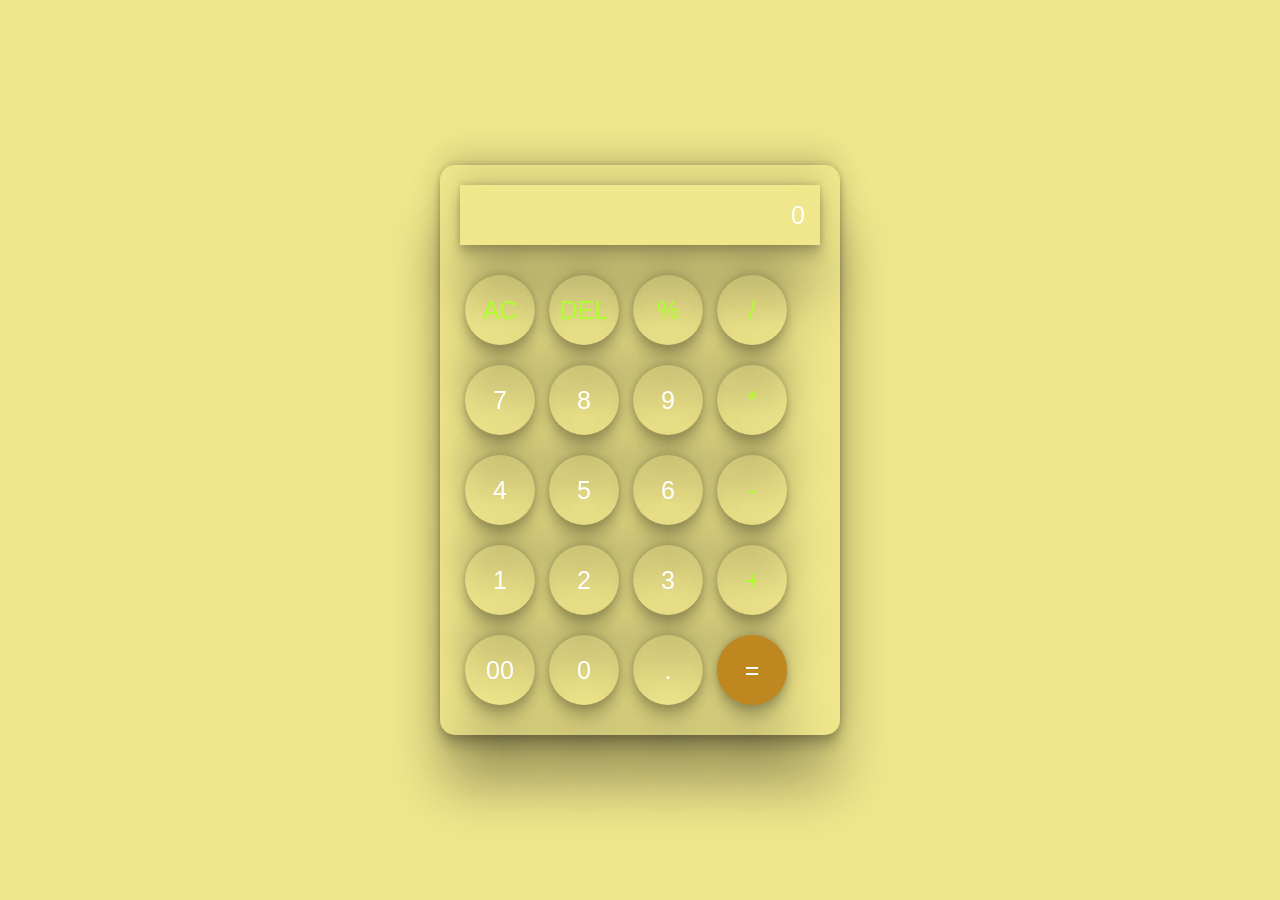
<file: calculator/index.html>
<!DOCTYPE html>
<html lang="en">
  <head>
    <meta charset="UTF-8" />
    <meta name="viewport" content="width=device-width, initial-scale=1.0" />
    <link rel="stylesheet" href="style.css" />
    <title>Calculator</title>
  </head>
  <body>
    <div class="calculator">
      <input type="text" placeholder="0" id="input-box" />
      <div>
        <button class="operator">AC</button>
        <button class="operator">DEL</button>
        <button class="operator">%</button>
        <button class="operator">/</button>
      </div>
      <div>
        <button>7</button>
        <button>8</button>
        <button>9</button>
        <button class="operator">*</button>
      </div>
      <div>
        <button>4</button>
        <button>5</button>
        <button>6</button>
        <button class="operator">-</button>
      </div>
      <div>
        <button>1</button>
        <button>2</button>
        <button>3</button>
        <button class="operator">+</button>
      </div>
      <div>
        <button>00</button>
        <button>0</button>
        <button>.</button>
        <button class="eqlBtn">=</button>
      </div>
    </div>
  </body>
</html>
</file>
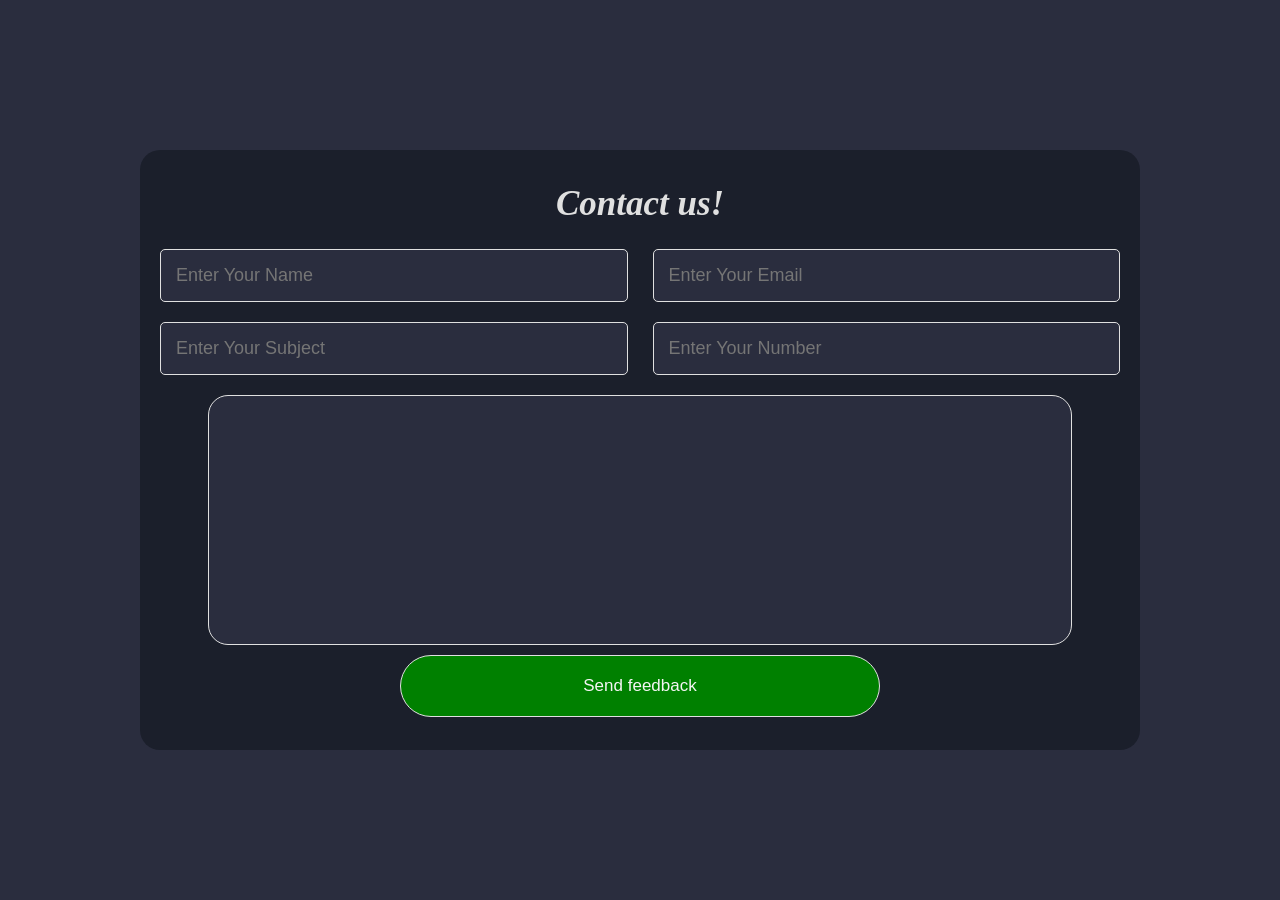
<file: contact form/index.html>
<!DOCTYPE html>
<html lang="en">
<head>
    <meta charset="UTF-8">
    <meta name="viewport" content="width=device-width, initial-scale=1.0">
    <link rel="stylesheet" href="style.css">
    <title>Contact Form</title>
</head>
<body>
    
    <div class="container">
        <h1>Contact us!</h1>
        <div class="inputBox">
            <input type="text" placeholder="Enter Your Name">
            <input type="email" placeholder="Enter Your Email">
        </div>
        <div class="inputBox">
            <input type="text" placeholder="Enter Your Subject">
            <input type="number" placeholder="Enter Your Number">
        </div>
        <textarea name=""rows="10" cols="30" id="" placeholder="Enter Your Message"> </textarea>
        <button>Send feedback</button>
    </div>
</body>
</html>
</file>
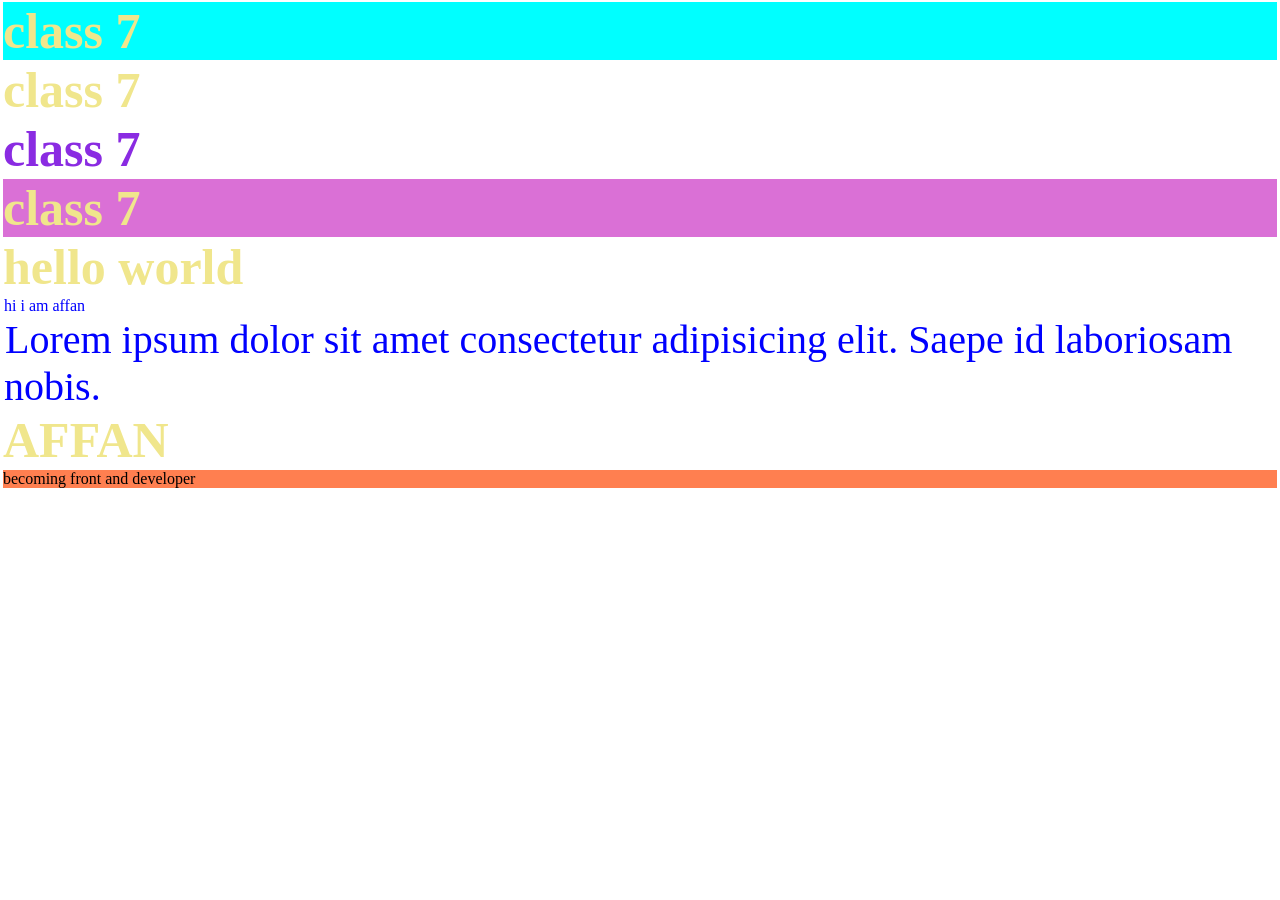
<file: CSS/index.html>
<!DOCTYPE html>
<html lang="en">
<head>
    <meta charset="UTF-8">
    <meta name="viewport" content="width=device-width, initial-scale=1.0">
    <title>Document</title>

    <link rel="stylesheet" href="style.css">
</head>
<body>
    <h1 style="background-color: cyan;"> class 7</h1>
     <h1> class 7</h1>
<h1 id="heading"> class 7</h1>
<h1 class="four"> class 7</h1>
<h2> hello world</h2>
<div>
<p>
    hi i am affan 
</p>
</div>

<div>
    <p>
     <span>   Lorem ipsum dolor
         sit amet consectetur adipisicing
          elit. Saepe id laboriosam nobis.
          </span>
    </p>
</div>
<h1>AFFAN</h1>
<p>becoming front and developer</p>

</body>
</html>
</file>
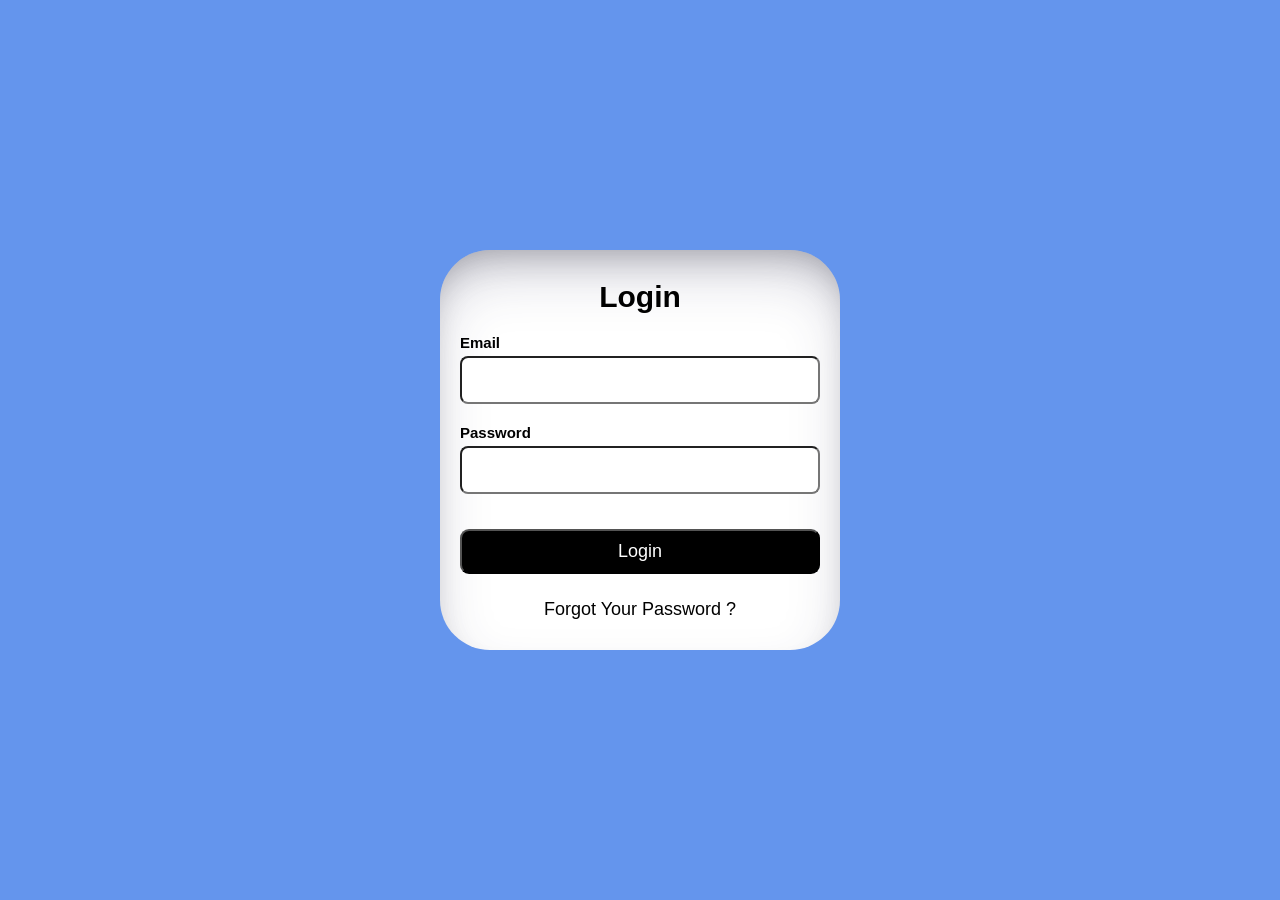
<file: login form/index.html>
<!DOCTYPE html>
<html lang="en">
<head>
    <meta charset="UTF-8">
    <meta name="viewport" content="width=device-width, initial-scale=1.0">
    <link rel="stylesheet" href="style.css">
    <title>Login Form</title>
</head>
<body>
   <div class="container">
    <h2>Login</h2>

    <form action="">
        <label for="Email"> Email</label>
        <input type="email">

        <label for="Password"> Password </label>
        <input type="Password">

    <button>
        Login </button>
    </form>
    <p>Forgot Your Password ?</p>
   </div>
</body>
</html>
</file>
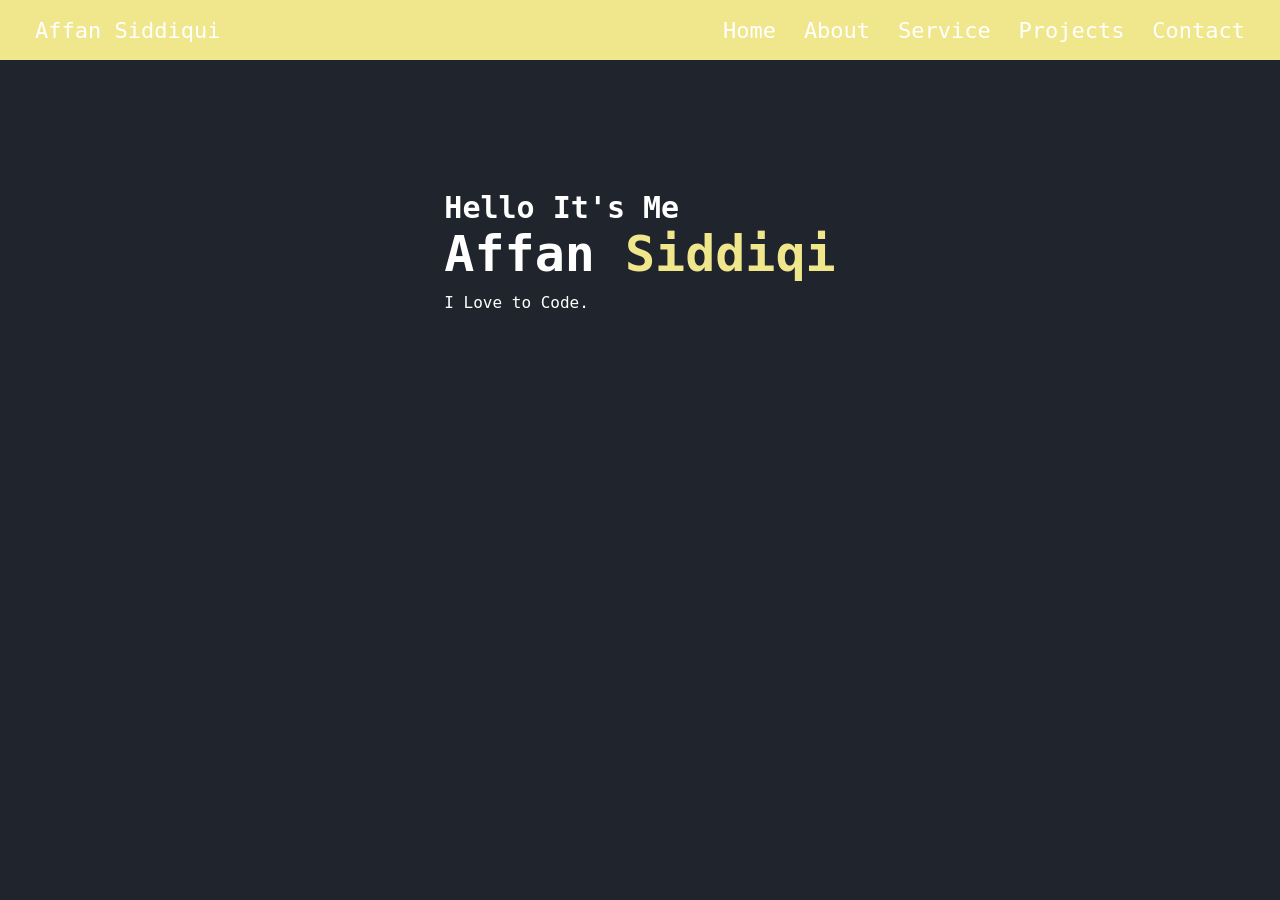
<file: navbar/index.html>
<!DOCTYPE html>
<html lang="en">
  <head>
    <meta charset="UTF-8" />
    <meta name="viewport" content="width=device-width, initial-scale=1.0" />
    <link rel="stylesheet" href="style.css" />
    <link
      rel="stylesheet"
      href="https://cdnjs.cloudflare.com/ajax/libs/font-awesome/6.7.2/css/all.min.css"
    />
    <title>Navbar</title>
  </head>
  <body>
    <header>
      <a href="">Affan Siddiqui</a>

      <nav>
        <a href="">Home</a>
        <a href="">About</a>
        <a href="">Service</a>
        <a href="">Projects</a>
        <a href="">Contact</a>
      </nav>
    </header>

    <!-- home Section --->
    <div class="home" id="home">
      <div class="home-content">
        <h3>Hello It's Me</h3>
        <h1>Affan <span>Siddiqi</span></h1>
        <p>I Love to Code.</p>


    </div>
  </body>
</html>
</file>
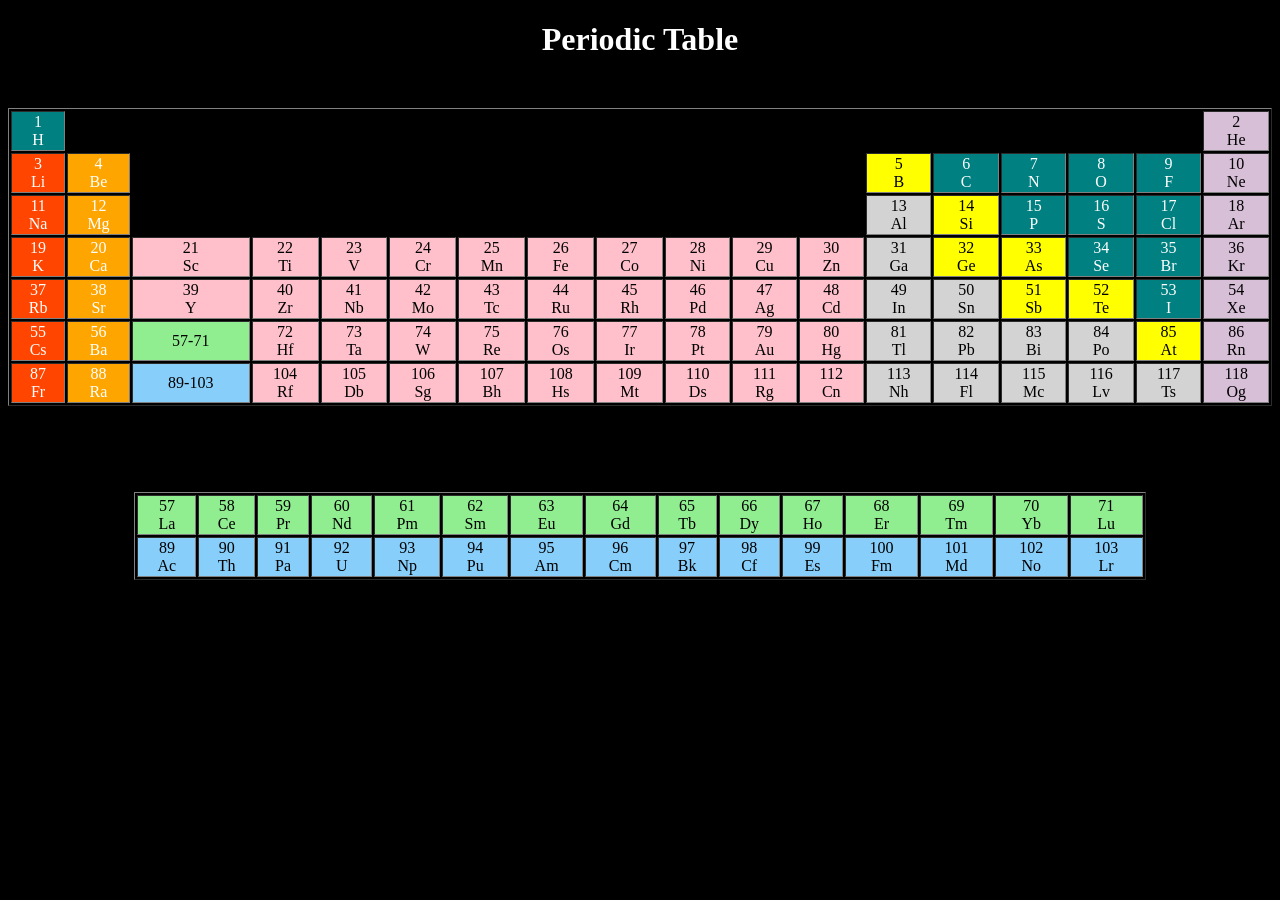
<file: periodic table/index.html>
<!DOCTYPE html>
<html lang="en">
<head>
  <meta charset="UTF-8">
  <title>Periodic Table</title>
</head>
<body style="background-color: black; color: white;">

  <center>
    <h1>Periodic Table</h1>

    <!-- Main Table -->
    <table border="1" style="width: 100%; text-align: center; margin-top: 50px;">
      <!-- Row 1 -->
      <tr>
        <td style="background-color: #008080;">1<br>H</td>
        <td colspan="16" style="empty-cells: hide;"></td>
        <td style="background-color: #d8bfd8; color: black;">2<br>He</td>
      </tr>

      <!-- Row 2 -->
      <tr>
        <td style="background-color: #ff4500;">3<br>Li</td>
        <td style="background-color: #ffa500;">4<br>Be</td>
        <td colspan="10" style="empty-cells: hide;"></td>
        <td style="background-color: #ffff00; color: black;">5<br>B</td>
        <td style="background-color: #008080;">6<br>C</td>
        <td style="background-color: #008080;">7<br>N</td>
        <td style="background-color: #008080;">8<br>O</td>
        <td style="background-color: #008080;">9<br>F</td>
        <td style="background-color: #d8bfd8; color: black;">10<br>Ne</td>
      </tr>

      <!-- Row 3 -->
      <tr>
        <td style="background-color: #ff4500;">11<br>Na</td>
        <td style="background-color: #ffa500;">12<br>Mg</td>
        <td colspan="10" style="empty-cells: hide;"></td>
        <td style="background-color: #d3d3d3; color: black;">13<br>Al</td>
        <td style="background-color: #ffff00; color: black;">14<br>Si</td>
        <td style="background-color: #008080;">15<br>P</td>
        <td style="background-color: #008080;">16<br>S</td>
        <td style="background-color: #008080;">17<br>Cl</td>
        <td style="background-color: #d8bfd8; color: black;">18<br>Ar</td>
      </tr>

      <!-- Row 4 -->
      <tr>
        <td style="background-color: #ff4500;">19<br>K</td>
        <td style="background-color: #ffa500;">20<br>Ca</td>
        <td style="background-color: #ffc0cb; color: black;">21<br>Sc</td>
        <td style="background-color: #ffc0cb; color: black;">22<br>Ti</td>
        <td style="background-color: #ffc0cb; color: black;">23<br>V</td>
        <td style="background-color: #ffc0cb; color: black;">24<br>Cr</td>
        <td style="background-color: #ffc0cb; color: black;">25<br>Mn</td>
        <td style="background-color: #ffc0cb; color: black;">26<br>Fe</td>
        <td style="background-color: #ffc0cb; color: black;">27<br>Co</td>
        <td style="background-color: #ffc0cb; color: black;">28<br>Ni</td>
        <td style="background-color: #ffc0cb; color: black;">29<br>Cu</td>
        <td style="background-color: #ffc0cb; color: black;">30<br>Zn</td>
        <td style="background-color: #d3d3d3; color: black;">31<br>Ga</td>
        <td style="background-color: #ffff00; color: black;">32<br>Ge</td>
        <td style="background-color: #ffff00; color: black;">33<br>As</td>
        <td style="background-color: #008080;">34<br>Se</td>
        <td style="background-color: #008080;">35<br>Br</td>
        <td style="background-color: #d8bfd8; color: black;">36<br>Kr</td>
      </tr>

      <!-- Row 5 -->
      <tr>
        <td style="background-color: #ff4500;">37<br>Rb</td>
        <td style="background-color: #ffa500;">38<br>Sr</td>
        <td style="background-color: #ffc0cb; color: black;">39<br>Y</td>
        <td style="background-color: #ffc0cb; color: black;">40<br>Zr</td>
        <td style="background-color: #ffc0cb; color: black;">41<br>Nb</td>
        <td style="background-color: #ffc0cb; color: black;">42<br>Mo</td>
        <td style="background-color: #ffc0cb; color: black;">43<br>Tc</td>
        <td style="background-color: #ffc0cb; color: black;">44<br>Ru</td>
        <td style="background-color: #ffc0cb; color: black;">45<br>Rh</td>
        <td style="background-color: #ffc0cb; color: black;">46<br>Pd</td>
        <td style="background-color: #ffc0cb; color: black;">47<br>Ag</td>
        <td style="background-color: #ffc0cb; color: black;">48<br>Cd</td>
        <td style="background-color: #d3d3d3; color: black;">49<br>In</td>
        <td style="background-color: #d3d3d3; color: black;">50<br>Sn</td>
        <td style="background-color: #ffff00; color: black;">51<br>Sb</td>
        <td style="background-color: #ffff00; color: black;">52<br>Te</td>
        <td style="background-color: #008080;">53<br>I</td>
        <td style="background-color: #d8bfd8; color: black;">54<br>Xe</td>
      </tr>
      <!-- Row 6 -->
      <tr>
        <td style="background-color: #ff4500;">55<br>Cs</td>
        <td style="background-color: #ffa500;">56<br>Ba</td>
        <td style="background-color: #90ee90; color: black;">57-71</td>
        <td style="background-color: #ffc0cb; color: black;">72<br>Hf</td>
        <td style="background-color: #ffc0cb; color: black;">73<br>Ta</td>
        <td style="background-color: #ffc0cb; color: black;">74<br>W</td>
        <td style="background-color: #ffc0cb; color: black;">75<br>Re</td>
        <td style="background-color: #ffc0cb; color: black;">76<br>Os</td>
        <td style="background-color: #ffc0cb; color: black;">77<br>Ir</td>
        <td style="background-color: #ffc0cb; color: black;">78<br>Pt</td>
        <td style="background-color: #ffc0cb; color: black;">79<br>Au</td>
        <td style="background-color: #ffc0cb; color: black;">80<br>Hg</td>
        <td style="background-color: #d3d3d3; color: black;">81<br>Tl</td>
        <td style="background-color: #d3d3d3; color: black;">82<br>Pb</td>
        <td style="background-color: #d3d3d3; color: black;">83<br>Bi</td>
        <td style="background-color: #d3d3d3; color: black;">84<br>Po</td>
        <td style="background-color: #ffff00; color: black;">85<br>At</td>
        <td style="background-color: #d8bfd8; color: black;">86<br>Rn</td>
      </tr>

      <!-- Row 7 -->
      <tr>
        <td style="background-color: #ff4500;">87<br>Fr</td>
        <td style="background-color: #ffa500;">88<br>Ra</td>
        <td style="background-color: #87cefa; color: black;">89-103</td>
        <td style="background-color: #ffc0cb; color: black;">104<br>Rf</td>
        <td style="background-color: #ffc0cb; color: black;">105<br>Db</td>
        <td style="background-color: #ffc0cb; color: black;">106<br>Sg</td>
        <td style="background-color: #ffc0cb; color: black;">107<br>Bh</td>
        <td style="background-color: #ffc0cb; color: black;">108<br>Hs</td>
        <td style="background-color: #ffc0cb; color: black;">109<br>Mt</td>
        <td style="background-color: #ffc0cb; color: black;">110<br>Ds</td>
        <td style="background-color: #ffc0cb; color: black;">111<br>Rg</td>
        <td style="background-color: #ffc0cb; color: black;">112<br>Cn</td>
        <td style="background-color: #d3d3d3; color: black;">113<br>Nh</td>
        <td style="background-color: #d3d3d3; color: black;">114<br>Fl</td>
        <td style="background-color: #d3d3d3; color: black;">115<br>Mc</td>
        <td style="background-color: #d3d3d3; color: black;">116<br>Lv</td>
        <td style="background-color: #d3d3d3; color: black;">117<br>Ts</td>
        <td style="background-color: #d8bfd8; color: black;">118<br>Og</td>
      </tr>
    </table>

    <br><br>

    <!-- Bottom F-Block Table -->
    <table border="1" style="width: 80%; text-align: center; margin-top: 50px;">
      <tr>
        <td style="background-color: #90ee90; color: black;">57<br>La</td>
        <td style="background-color: #90ee90; color: black;">58<br>Ce</td>
        <td style="background-color: #90ee90; color: black;">59<br>Pr</td>
        <td style="background-color: #90ee90; color: black;">60<br>Nd</td>
        <td style="background-color: #90ee90; color: black;">61<br>Pm</td>
        <td style="background-color: #90ee90; color: black;">62<br>Sm</td>
        <td style="background-color: #90ee90; color: black;">63<br>Eu</td>
        <td style="background-color: #90ee90; color: black;">64<br>Gd</td>
        <td style="background-color: #90ee90; color: black;">65<br>Tb</td>
        <td style="background-color: #90ee90; color: black;">66<br>Dy</td>
        <td style="background-color: #90ee90; color: black;">67<br>Ho</td>
        <td style="background-color: #90ee90; color: black;">68<br>Er</td>
        <td style="background-color: #90ee90; color: black;">69<br>Tm</td>
        <td style="background-color: #90ee90; color: black;">70<br>Yb</td>
        <td style="background-color: #90ee90; color: black;">71<br>Lu</td>
      </tr>
      <tr>
        <td style="background-color: #87cefa; color: black;">89<br>Ac</td>
        <td style="background-color: #87cefa; color: black;">90<br>Th</td>
        <td style="background-color: #87cefa; color: black;">91<br>Pa</td>
        <td style="background-color: #87cefa; color: black;">92<br>U</td>
        <td style="background-color: #87cefa; color: black;">93<br>Np</td>
        <td style="background-color: #87cefa; color: black;">94<br>Pu</td>
        <td style="background-color: #87cefa; color: black;">95<br>Am</td>
        <td style="background-color: #87cefa; color: black;">96<br>Cm</td>
        <td style="background-color: #87cefa; color: black;">97<br>Bk</td>
        <td style="background-color: #87cefa; color: black;">98<br>Cf</td>
        <td style="background-color: #87cefa; color: black;">99<br>Es</td>
        <td style="background-color: #87cefa; color: black;">100<br>Fm</td>
        <td style="background-color: #87cefa; color: black;">101<br>Md</td>
        <td style="background-color: #87cefa; color: black;">102<br>No</td>
        <td style="background-color: #87cefa; color: black;">103<br>Lr</td>
      </tr>
    </table>
  </center>

</body>
</html>
</file>
<file: calculator/style.css>
*{
    margin: 0;
    padding: 0;
    box-sizing: border-box;
}

body {
    width: 100%;
    height: 100vh;
    display: flex;
    justify-content: center;
    align-items: center;
    background: khaki;
    background-repeat: no-repeat;
    background-size: cover;
}

.calculator {
    width: 400px;
    /* border: 1px solid white; */
    padding: 20px;
    box-shadow: rgba(0, 0, 0, 0.25) 0px 54px 55px, rgba(0, 0, 0, 0.12) 0px -12px 30px, rgba(0, 0, 0, 0.12) 0px 4px 6px, rgba(0, 0, 0, 0.17) 0px 12px 13px, rgba(0, 0, 0, 0.09) 0px -3px 5px;
    background: transparent;
    border-radius: 15px;
    
}

input{
    width: 100%;
    height: 60px;
    background: transparent;
    outline: none;
    border: none;
    box-shadow: rgba(0, 0, 0, 0.25) 0px 54px 55px, rgba(0, 0, 0, 0.12) 0px -12px 30px, rgba(0, 0, 0, 0.12) 0px 4px 6px, rgba(0, 0, 0, 0.17) 0px 12px 13px, rgba(0, 0, 0, 0.09) 0px -3px 5px;
    color: white;
    font-size: 25px;
    padding: 15px;
    margin-bottom: 20px;
    cursor: pointer;
    text-align: right;
}

input::placeholder {
    font-size: 25px;
    color: white;
    text-align: right;
}

button {
    width: 70px;
    height: 70px;
    border-radius: 50%;
    background: transparent;
    border: none;
    color: white;
    font-size: 25px;
    box-shadow: rgba(0, 0, 0, 0.25) 0px 54px 55px, rgba(0, 0, 0, 0.12) 0px -12px 30px, rgba(0, 0, 0, 0.12) 0px 4px 6px, rgba(0, 0, 0, 0.17) 0px 12px 13px, rgba(0, 0, 0, 0.09) 0px -3px 5px;
    margin: 10px 5px;
    cursor: pointer;
}

.eqlBtn {
background-color: rgb(190, 135, 31);
}

.operator {
    color: greenyellow;
}
</file>
<file: contact form/style.css>
*{
    margin: 0;
    padding: 0;
    box-sizing: border-box;
}

:root{
    --primary-color : #2a2d3e;
    --secondary-color : #1b1f2b;
    --text-color : #e0e0e0;
}

body {
    background-color: var(--primary-color);
    height: 100vh;
    display: flex;
    justify-content: center;
    align-items: center;
}

.container {
    width: 1000px;
    height: 600px;
    background-color: var(--secondary-color);
    padding: 20px;
    display: flex;
    flex-direction: column;
    justify-content: center;
    align-items: center;
    border-radius: 20px;
}

h1 {
 color: var(--text-color);
 font-size: 35px;
 margin-bottom: 25px;
 font-style: oblique;
}

.inputBox {
    width: 100%;
    display: flex;
    justify-content: center;
    gap: 25px;
    margin-bottom: 20px;
}

input {
    width: 100%;
    background: var(--primary-color);
    padding: 15px;
    outline: none;
    border: 1px solid var(--text-color);
    border-radius: 5px;
    color: var(--text-color);
    font-size: 18px;
}

textarea {
    width: 90%;
    background: #2a2d3e;
    padding: 19px;
    outline: none;
    border: 1px solid var(--text-color);
    border-radius: 20px;
    color: var(--text-color);
    font-size: 18px;
    resize: none;
}

button {
    width: 50%;
    padding: 20px;
    margin-top: 10px;
    background-color:green;
    border: 1px solid var(--text-color);
    border-radius: 50px;
    color:whitesmoke;
    font-size: 17px;
    cursor: pointer;
}

button:hover {
    background-color: cadetblue;
}
</file>
<file: CSS/style.css>
/*universal selector*/

*{
margin: 1px;
}

body{
/*background-color:black;*/
/*type selector*/
h1,h2{
color: khaki;
font-size: 50px;
}
}
/*class selector*/
.four{
    background-color:orchid;
}
/*Id selector*/
#heading{
    color: blueviolet;
}
/*child selector*/
div>p{
    color: blue;
}
/*descendant selector*/
div span {
    font-size: 40px;
}
/*adjacent selector*/
div+span{
   background-color: brown; 
}
/*general sibling selector*/
h1~p{
    background-color: coral;
}
</file>
<file: login form/style.css>
* {
  margin: 0;
  padding: 0;
  box-sizing: border-box;
}

body {
  height: 100vh;
  display: flex;
  justify-content: center;
  align-items: center;
  background-color: cornflowerblue;
  font-family: Arial;
}

.container {
  width: 400px;
  height: 400px;
  background-color: white;
  box-shadow: rgba(50, 50, 93, 0.25) 0px 30px 60px -12px inset, rgba(0, 0, 0, 0.3) 0px 18px 36px -18px inset;
  border-radius: 50px;
  padding: 20px;
}

h2 {
  font-size: 30px;
  text-align: center;
  margin-bottom: 20px;
  margin-top: 10px;
}

label {
  display: block;
  font-weight: bold;
  font-size: 15px;
  margin-bottom:5px;
}

input {
  width: 100%;
  padding: 12px;
  margin-bottom: 20px;
  border-radius: 8px;
  outline: none;
  font-size: 17px;
}

button {
  width: 100%;
  padding: 10px;
  margin-bottom: 15px;
  margin-top: 15px;
  background-color: black;
  color: white;
  font-size: 18px;
  border-radius: 9px;
  cursor: pointer;
}

p {
  text-align: center;
  margin-top: 10px;
  margin-bottom: 10px;
  font-size: 18px;
}
p:hover {
  cursor: pointer;
  text-decoration: underline;
}
</file>
<file: navbar/style.css>
* {
  margin: 0;
  padding: 0;
  box-sizing: border-box;
  text-decoration: none;
  font-family: monospace;
}

:root {
  --body-color: #1f242d;
  --bg-color:khaki;
  --text-color: #ffffff;
}

body {
  background-color: var(--body-color);
  color: var(--text-color);
}
header {
  width: 100%;
  height: 60px;
  background-color: var(--bg-color);
  display: flex;
  justify-content: space-between;
  align-items: center;
  padding: 10px 25px;
}
a {
  color: var(--text-color);
  font-size: 22px;
  padding: 10px;
}
.home {
  display: flex;
  justify-content: space-around;
  align-items: center;
  margin-top: 130px;
}
.home-content h3 {
  font-size: 30px;
}
.home-content h1 {
  font-size: 50px;
}
span {
  color: var(--bg-color);
}
.home-content p {
  margin-top: 10px;
  margin-bottom: 10px;
  font-size: 16px;
}
</file>
